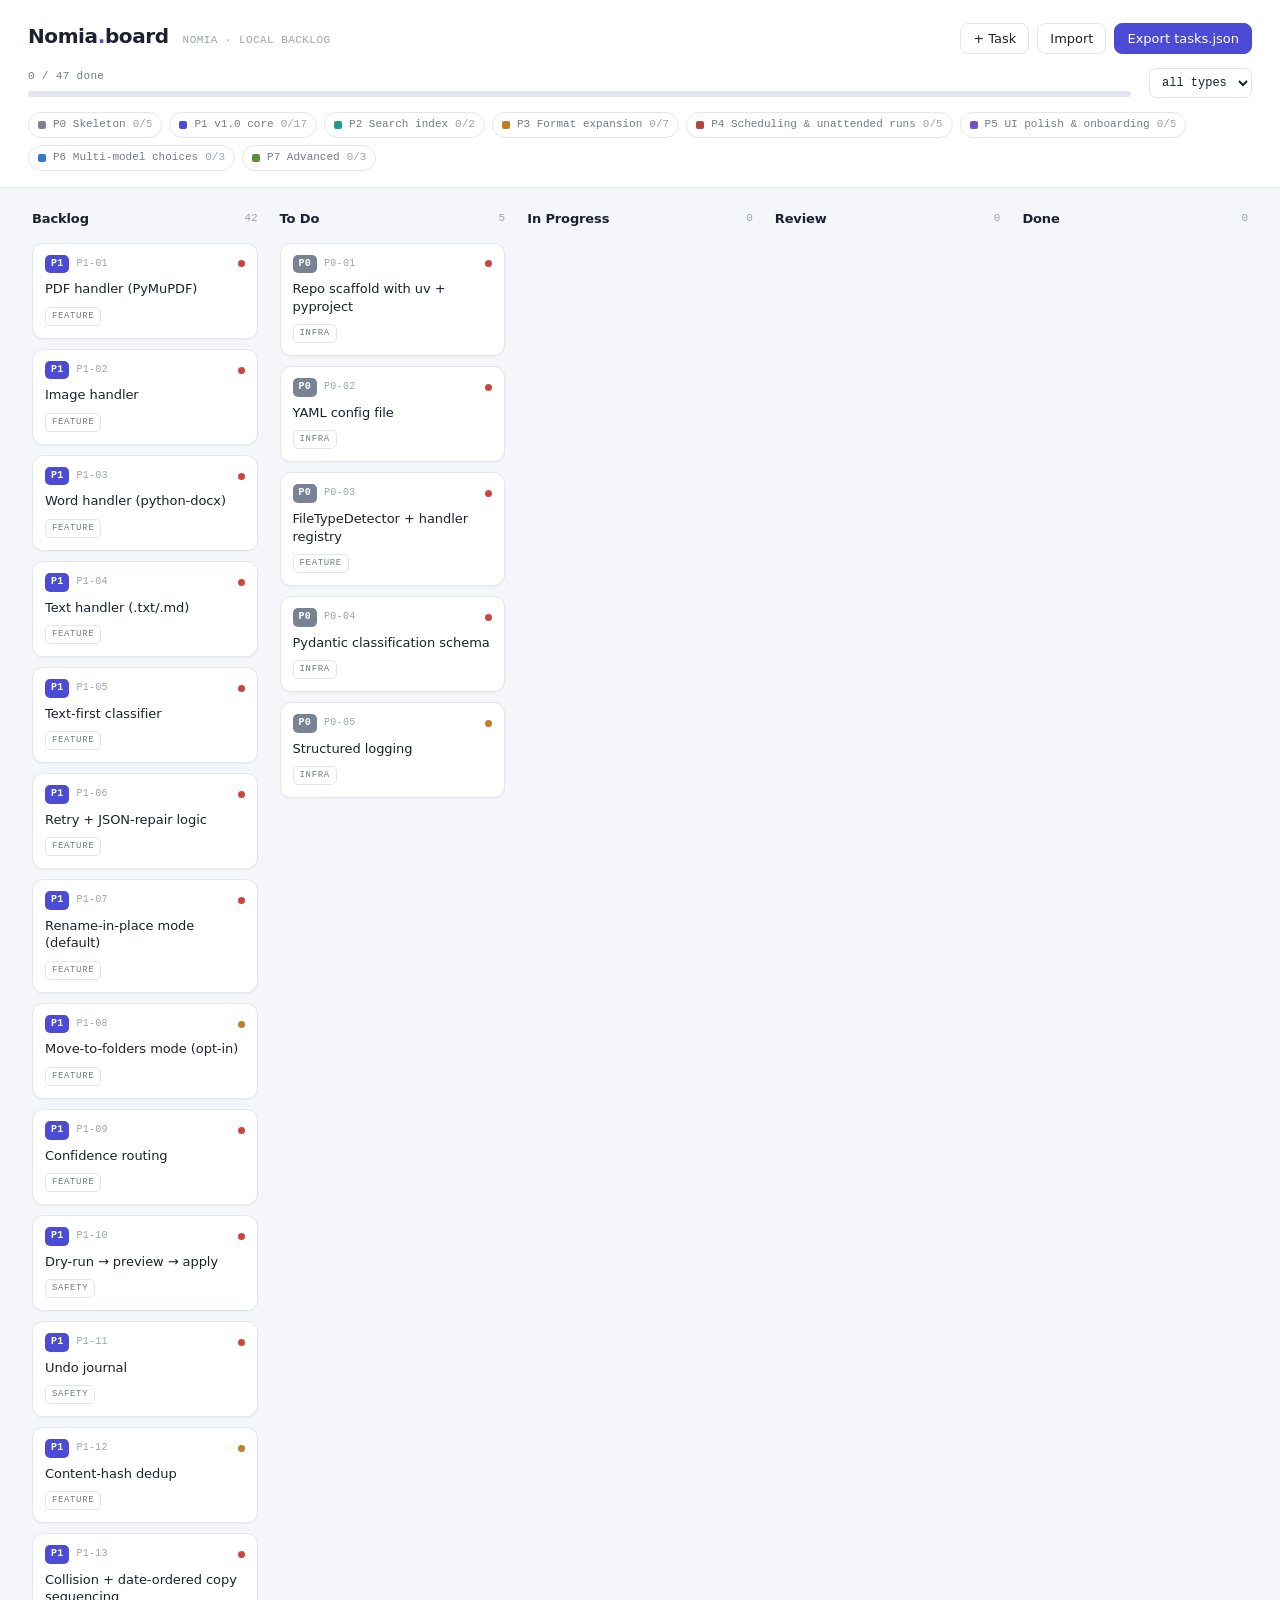
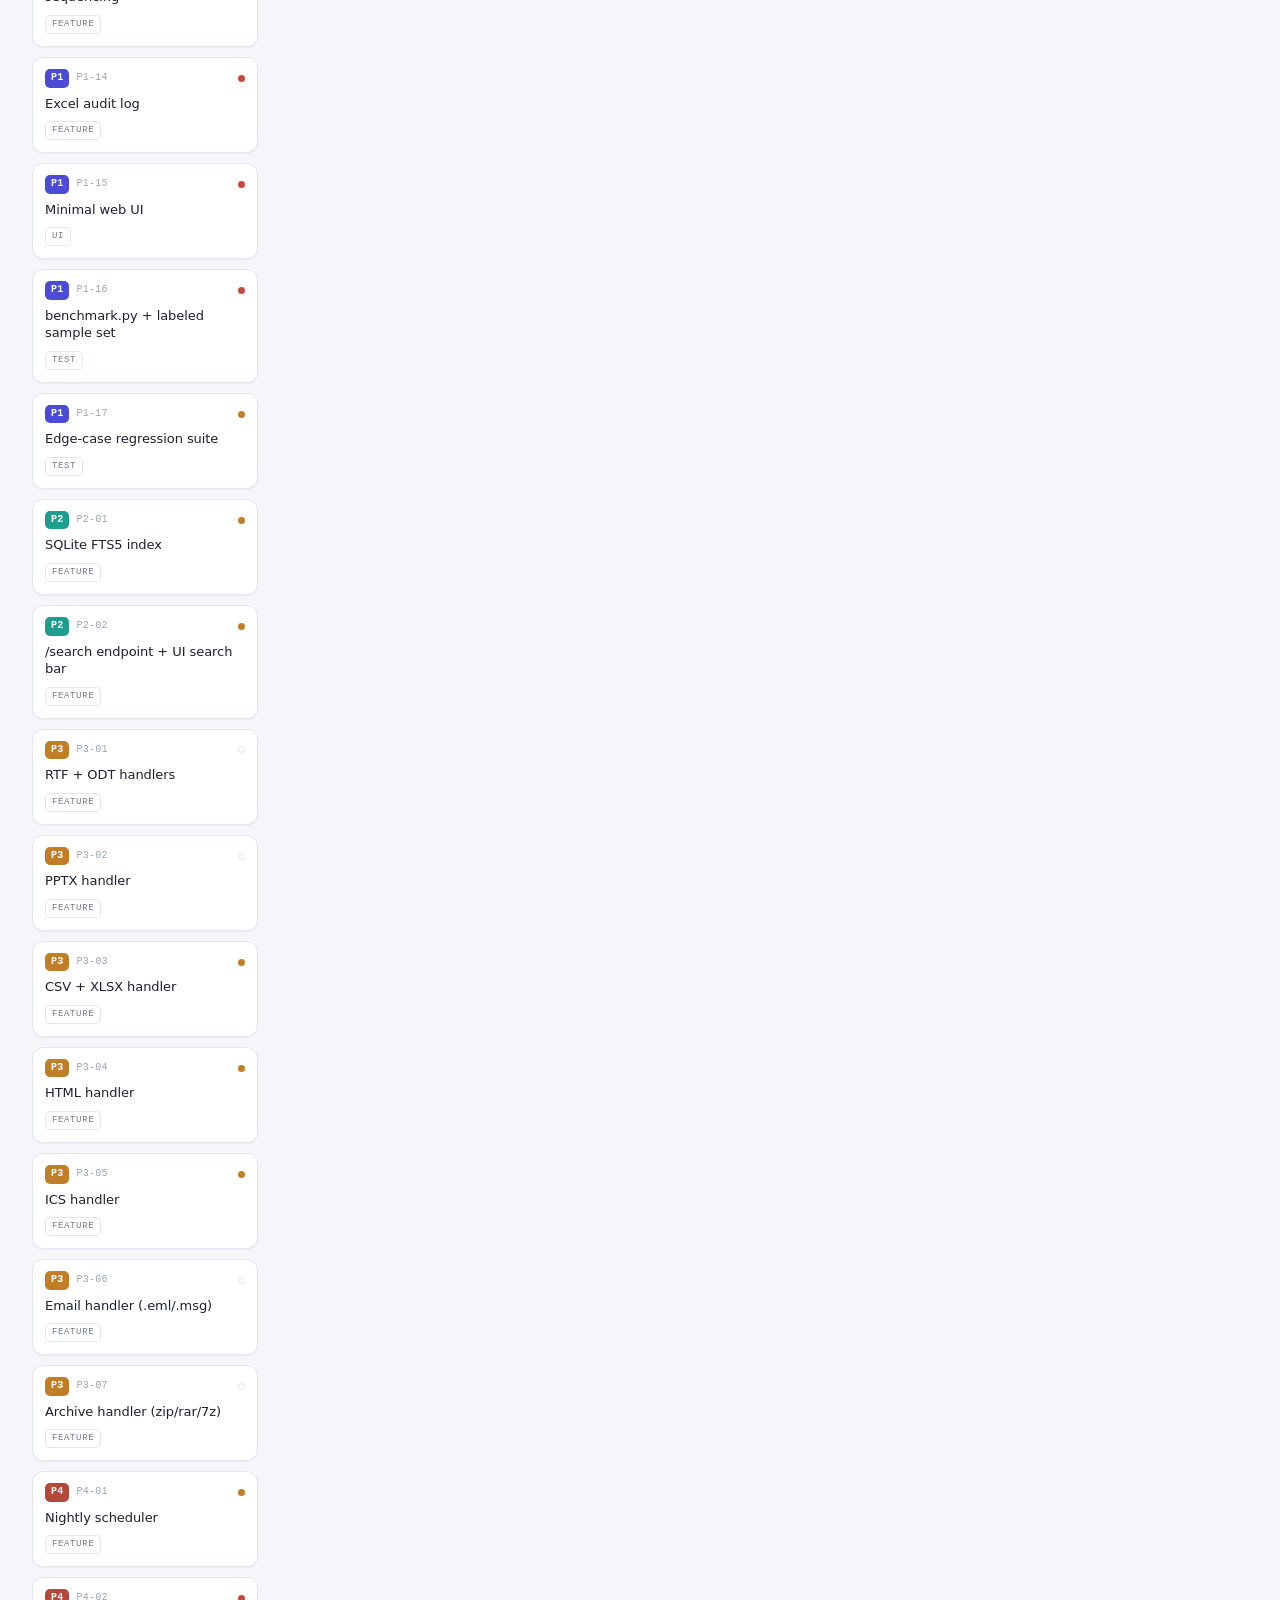
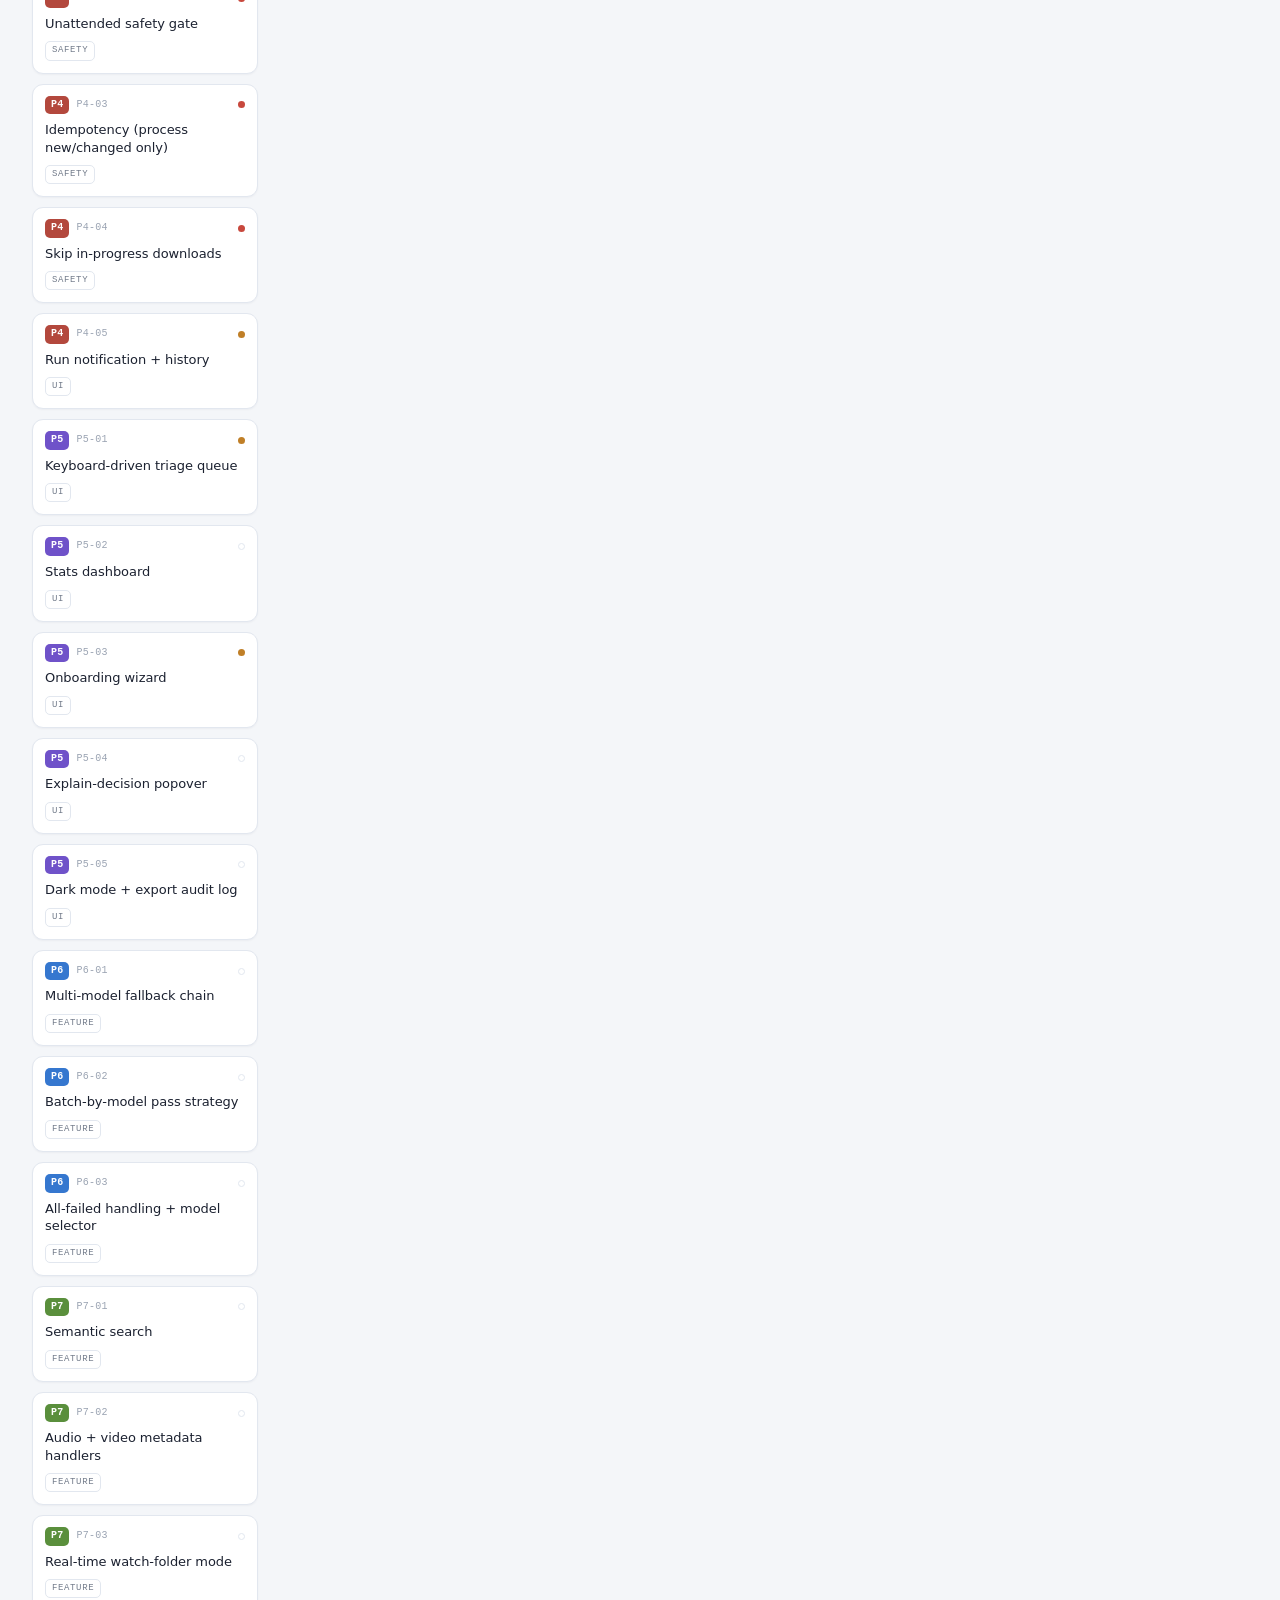
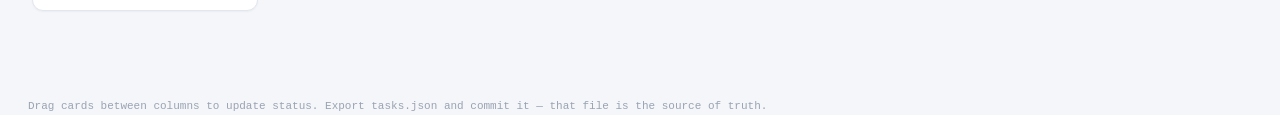
<file: board.html>
<!DOCTYPE html>
<html lang="en">
<head>
<meta charset="UTF-8">
<meta name="viewport" content="width=device-width, initial-scale=1.0">
<title>Nomia · Board</title>
<style>
  :root{
    --ink:#1b2130; --paper:#f4f6f9; --panel:#ffffff; --rule:#e2e7ef;
    --muted:#727b8a; --faint:#9aa3b2; --accent:#4b4bd6; --accent-soft:#ececfb;
    --p0:#7a8393; --p1:#4b4bd6; --p2:#1f9e8f; --p3:#c07f27; --p4:#b3483d;
    --p5:#6f52c9; --p6:#3577cf; --p7:#5a8f3c;
    --hi:#c8483d; --med:#c07f27;
    --mono:ui-monospace,"SF Mono",Menlo,Consolas,monospace;
    --sans:ui-sans-serif,system-ui,-apple-system,"Segoe UI",sans-serif;
  }
  *{box-sizing:border-box}
  html,body{margin:0}
  body{
    font-family:var(--sans); color:var(--ink); background:var(--paper);
    -webkit-font-smoothing:antialiased; line-height:1.45;
  }
  header{
    padding:22px 28px 16px; border-bottom:1px solid var(--rule); background:var(--panel);
    position:sticky; top:0; z-index:20;
  }
  .titlerow{display:flex; align-items:baseline; gap:14px; flex-wrap:wrap}
  h1{font-size:20px; font-weight:640; letter-spacing:-.02em; margin:0}
  h1 .dot{color:var(--accent)}
  .sub{font-family:var(--mono); font-size:11px; color:var(--faint); letter-spacing:.04em; text-transform:uppercase}
  .spacer{flex:1}
  .actions{display:flex; gap:8px}
  button{
    font-family:var(--sans); font-size:13px; font-weight:520; color:var(--ink);
    background:var(--panel); border:1px solid var(--rule); border-radius:8px;
    padding:7px 12px; cursor:pointer; transition:border-color .15s, background .15s;
  }
  button:hover{border-color:var(--accent)}
  button.primary{background:var(--accent); color:#fff; border-color:var(--accent)}
  button.primary:hover{filter:brightness(1.06)}
  button:focus-visible, .card:focus-visible{outline:2px solid var(--accent); outline-offset:2px}

  .meta{display:flex; align-items:center; gap:18px; margin-top:14px; flex-wrap:wrap}
  .progress{flex:1; min-width:220px}
  .bar{height:6px; border-radius:99px; background:var(--rule); overflow:hidden}
  .bar > i{display:block; height:100%; background:var(--accent); width:0; transition:width .4s ease}
  .progress .lbl{font-family:var(--mono); font-size:11px; color:var(--muted); margin-bottom:6px; letter-spacing:.03em}
  .filters{display:flex; gap:10px; align-items:center}
  select{
    font-family:var(--mono); font-size:12px; color:var(--ink); background:var(--panel);
    border:1px solid var(--rule); border-radius:7px; padding:6px 8px; cursor:pointer;
  }

  .phases{display:flex; gap:7px; margin-top:14px; flex-wrap:wrap}
  .phasechip{
    font-family:var(--mono); font-size:11px; padding:4px 9px; border-radius:99px;
    border:1px solid var(--rule); color:var(--muted); background:var(--panel); cursor:pointer;
    display:flex; align-items:center; gap:7px; user-select:none;
  }
  .phasechip .swatch{width:8px; height:8px; border-radius:2px}
  .phasechip.active{border-color:var(--ink); color:var(--ink)}
  .phasechip .cnt{color:var(--faint)}

  main{padding:20px 28px 60px}
  .board{display:grid; grid-template-columns:repeat(5,minmax(210px,1fr)); gap:14px; align-items:start}
  @media(max-width:1080px){ .board{grid-auto-flow:column; grid-template-columns:none; grid-auto-columns:78vw; overflow-x:auto; scroll-snap-type:x proximity} .col{scroll-snap-align:start} }
  .col{background:transparent}
  .colhead{
    display:flex; align-items:center; justify-content:space-between; padding:2px 4px 10px;
    position:sticky; top:0;
  }
  .colhead .name{font-size:13px; font-weight:620; letter-spacing:-.01em}
  .colhead .n{font-family:var(--mono); font-size:11px; color:var(--faint)}
  .drop{min-height:60px; border-radius:12px; padding:4px; transition:background .15s}
  .drop.over{background:var(--accent-soft)}

  .card{
    background:var(--panel); border:1px solid var(--rule); border-radius:11px;
    padding:11px 12px 12px; margin-bottom:10px; cursor:grab;
    box-shadow:0 1px 2px rgba(27,33,48,.04); transition:box-shadow .15s, transform .05s, border-color .15s;
  }
  .card:hover{box-shadow:0 4px 14px rgba(27,33,48,.08); border-color:#d3d9e3}
  .card:active{cursor:grabbing}
  .card.dragging{opacity:.45}
  .card .toprow{display:flex; align-items:center; gap:7px; margin-bottom:7px}
  .pbadge{font-family:var(--mono); font-size:10px; font-weight:600; color:#fff; padding:2px 6px; border-radius:5px; letter-spacing:.02em}
  .idtag{font-family:var(--mono); font-size:10px; color:var(--faint); letter-spacing:.03em}
  .prio{width:7px; height:7px; border-radius:99px; margin-left:auto; flex:none}
  .prio.high{background:var(--hi)} .prio.med{background:var(--med)} .prio.low{background:transparent; border:1px solid var(--rule)}
  .card .ttl{font-size:13px; font-weight:520; letter-spacing:-.005em; line-height:1.35}
  .card .typetag{
    display:inline-block; margin-top:9px; font-family:var(--mono); font-size:9px; text-transform:uppercase;
    letter-spacing:.07em; color:var(--muted); border:1px solid var(--rule); border-radius:5px; padding:2px 6px;
  }

  /* modal */
  .scrim{position:fixed; inset:0; background:rgba(27,33,48,.42); display:none; align-items:center; justify-content:center; z-index:50; padding:20px}
  .scrim.show{display:flex}
  .modal{background:var(--panel); border-radius:16px; width:min(520px,100%); padding:24px; box-shadow:0 24px 60px rgba(27,33,48,.28)}
  .modal h2{font-size:16px; margin:0 0 4px}
  .modal .mid{font-family:var(--mono); font-size:11px; color:var(--faint); margin-bottom:18px}
  .field{margin-bottom:14px}
  .field label{display:block; font-family:var(--mono); font-size:10px; text-transform:uppercase; letter-spacing:.06em; color:var(--muted); margin-bottom:5px}
  .field input, .field textarea, .field select{width:100%; font-family:var(--sans); font-size:13px; color:var(--ink); border:1px solid var(--rule); border-radius:8px; padding:9px 10px; background:var(--paper)}
  .field textarea{resize:vertical; min-height:64px}
  .grid2{display:grid; grid-template-columns:1fr 1fr; gap:12px}
  .modal .foot{display:flex; gap:8px; margin-top:20px}
  .modal .foot .spacer{flex:1}
  button.ghostdanger{color:var(--hi); border-color:transparent}
  button.ghostdanger:hover{border-color:var(--hi)}
  .hint{font-family:var(--mono); font-size:11px; color:var(--faint); padding:14px 28px 0}
</style>
</head>
<body>
<header>
  <div class="titlerow">
    <h1>Nomia<span class="dot">.</span>board</h1>
    <span class="sub" id="proj-sub">local backlog</span>
    <div class="spacer"></div>
    <div class="actions">
      <button onclick="addTask()">+ Task</button>
      <button onclick="importJSON()">Import</button>
      <button class="primary" onclick="exportJSON()">Export tasks.json</button>
    </div>
  </div>
  <div class="meta">
    <div class="progress">
      <div class="lbl" id="prog-lbl">0 / 0 done</div>
      <div class="bar"><i id="prog-bar"></i></div>
    </div>
    <div class="filters">
      <select id="f-type" onchange="render()">
        <option value="">all types</option>
        <option value="feature">feature</option>
        <option value="infra">infra</option>
        <option value="ui">ui</option>
        <option value="safety">safety</option>
        <option value="test">test</option>
      </select>
    </div>
  </div>
  <div class="phases" id="phases"></div>
</header>

<main>
  <div class="board" id="board"></div>
</main>
<div class="hint">Drag cards between columns to update status. Export <span style="font-family:var(--mono)">tasks.json</span> and commit it — that file is the source of truth.</div>

<input type="file" id="filein" accept="application/json" style="display:none">

<div class="scrim" id="scrim">
  <div class="modal">
    <h2 id="m-title">Task</h2>
    <div class="mid" id="m-id"></div>
    <div class="field"><label>Title</label><input id="m-ttl"></div>
    <div class="field"><label>Description</label><textarea id="m-desc"></textarea></div>
    <div class="grid2">
      <div class="field"><label>Phase</label><select id="m-phase"></select></div>
      <div class="field"><label>Status</label><select id="m-status"></select></div>
    </div>
    <div class="grid2">
      <div class="field"><label>Type</label>
        <select id="m-type"><option>feature</option><option>infra</option><option>ui</option><option>safety</option><option>test</option></select>
      </div>
      <div class="field"><label>Priority</label>
        <select id="m-prio"><option>high</option><option>med</option><option>low</option></select>
      </div>
    </div>
    <div class="foot">
      <button class="ghostdanger" id="m-del" onclick="deleteTask()">Delete</button>
      <div class="spacer"></div>
      <button onclick="closeModal()">Cancel</button>
      <button class="primary" onclick="saveTask()">Save</button>
    </div>
  </div>
</div>

<script>
const SEED = {
  "project":"Nomia","updated":"2026-07-21",
  "columns":["Backlog","To Do","In Progress","Review","Done"],
  "phases":{"0":"Skeleton","1":"v1.0 core","2":"Search index","3":"Format expansion","4":"Scheduling & unattended runs","5":"UI polish & onboarding","6":"Multi-model choices","7":"Advanced"},
  "tasks":[
    {"id":"P0-01","title":"Repo scaffold with uv + pyproject","phase":0,"type":"infra","status":"To Do","priority":"high","desc":"Package layout, dependencies, .gitignore, MIT license, docs/ for logo."},
    {"id":"P0-02","title":"YAML config file","phase":0,"type":"infra","status":"To Do","priority":"high","desc":"Single source of truth for monitored folders, categories, naming templates, thresholds, schedule."},
    {"id":"P0-03","title":"FileTypeDetector + handler registry","phase":0,"type":"feature","status":"To Do","priority":"high","desc":"Detect real type via magic bytes (not just extension), reconcile with extension, dispatch to a registered handler. Strategy pattern."},
    {"id":"P0-04","title":"Pydantic classification schema","phase":0,"type":"infra","status":"To Do","priority":"high","desc":"category, subcategory?, description, reason, confidence. Enforced on every model response."},
    {"id":"P0-05","title":"Structured logging","phase":0,"type":"infra","status":"To Do","priority":"med","desc":"Per-file, per-run logging that the audit report and run history both draw from."},
    {"id":"P1-01","title":"PDF handler (PyMuPDF)","phase":1,"type":"feature","status":"Backlog","priority":"high","desc":"First-page text; if no text layer, render page 1 to image for vision."},
    {"id":"P1-02","title":"Image handler","phase":1,"type":"feature","status":"Backlog","priority":"high","desc":"jpg/png/webp/heic/tiff/bmp/gif; pillow-heif; respect EXIF orientation."},
    {"id":"P1-03","title":"Word handler (python-docx)","phase":1,"type":"feature","status":"Backlog","priority":"high","desc":"Extract text from .docx."},
    {"id":"P1-04","title":"Text handler (.txt/.md)","phase":1,"type":"feature","status":"Backlog","priority":"high","desc":"Read text directly."},
    {"id":"P1-05","title":"Text-first classifier","phase":1,"type":"feature","status":"Backlog","priority":"high","desc":"Send text when available, image only when not. One vision-capable LLM handling both; temperature 0."},
    {"id":"P1-06","title":"Retry + JSON-repair logic","phase":1,"type":"feature","status":"Backlog","priority":"high","desc":"Retry transient errors with backoff; one repair reprompt before counting a hard fail."},
    {"id":"P1-07","title":"Rename-in-place mode (default)","phase":1,"type":"feature","status":"Backlog","priority":"high","desc":"File stays put, just gets a better name. The safe default."},
    {"id":"P1-08","title":"Move-to-folders mode (opt-in)","phase":1,"type":"feature","status":"Backlog","priority":"med","desc":"Sort into the editable category tree at a destination path."},
    {"id":"P1-09","title":"Confidence routing","phase":1,"type":"feature","status":"Backlog","priority":"high","desc":"auto / review / unsorted by configurable thresholds."},
    {"id":"P1-10","title":"Dry-run \u2192 preview \u2192 apply","phase":1,"type":"safety","status":"Backlog","priority":"high","desc":"Nothing touches disk until confirmed."},
    {"id":"P1-11","title":"Undo journal","phase":1,"type":"safety","status":"Backlog","priority":"high","desc":"Full batch rollback of any applied run."},
    {"id":"P1-12","title":"Content-hash dedup","phase":1,"type":"feature","status":"Backlog","priority":"med","desc":"SHA-256; keep one, log the rest as duplicates."},
    {"id":"P1-13","title":"Collision + date-ordered copy sequencing","phase":1,"type":"feature","status":"Backlog","priority":"high","desc":"Group copies, sort by creation date ascending, assign stable sequential index. Never overwrite, never random suffix."},
    {"id":"P1-14","title":"Excel audit log","phase":1,"type":"feature","status":"Backlog","priority":"high","desc":"Row per file: original, new name, category, reason, confidence, model, destination, action."},
    {"id":"P1-15","title":"Minimal web UI","phase":1,"type":"ui","status":"Backlog","priority":"high","desc":"Pick folders, mode, category tree, naming template + live preview, review/apply, undo."},
    {"id":"P1-16","title":"benchmark.py + labeled sample set","phase":1,"type":"test","status":"Backlog","priority":"high","desc":"Accuracy per category and per format, reproducible. The honest README number."},
    {"id":"P1-17","title":"Edge-case regression suite","phase":1,"type":"test","status":"Backlog","priority":"med","desc":"Colon/illegal names, HEIC, encrypted/zero-byte PDF, unicode, mislabeled extensions, duplicate ordering."},
    {"id":"P2-01","title":"SQLite FTS5 index","phase":2,"type":"feature","status":"Backlog","priority":"med","desc":"Keyword search over name/description/text/category, hash-keyed so it survives moves."},
    {"id":"P2-02","title":"/search endpoint + UI search bar","phase":2,"type":"feature","status":"Backlog","priority":"med","desc":"BM25 ranking, snippet previews, thumbnails."},
    {"id":"P3-01","title":"RTF + ODT handlers","phase":3,"type":"feature","status":"Backlog","priority":"low","desc":"striprtf / odfpy \u2192 text."},
    {"id":"P3-02","title":"PPTX handler","phase":3,"type":"feature","status":"Backlog","priority":"low","desc":"python-pptx \u2192 slide text."},
    {"id":"P3-03","title":"CSV + XLSX handler","phase":3,"type":"feature","status":"Backlog","priority":"med","desc":"Headers + first rows / sheet names \u2192 text."},
    {"id":"P3-04","title":"HTML handler","phase":3,"type":"feature","status":"Backlog","priority":"med","desc":"Title + text extraction."},
    {"id":"P3-05","title":"ICS handler","phase":3,"type":"feature","status":"Backlog","priority":"med","desc":"icalendar \u2192 SUMMARY + DTSTART \u2192 date_event-title.ics. Commonly misnamed."},
    {"id":"P3-06","title":"Email handler (.eml/.msg)","phase":3,"type":"feature","status":"Backlog","priority":"low","desc":"Subject + sender + date \u2192 text."},
    {"id":"P3-07","title":"Archive handler (zip/rar/7z)","phase":3,"type":"feature","status":"Backlog","priority":"low","desc":"Peek at the file list, classify by contents. Never extract."},
    {"id":"P4-01","title":"Nightly scheduler","phase":4,"type":"feature","status":"Backlog","priority":"med","desc":"launchd (macOS) / cron / Task Scheduler over Downloads + Desktop; optional extra folders."},
    {"id":"P4-02","title":"Unattended safety gate","phase":4,"type":"safety","status":"Backlog","priority":"high","desc":"Auto-act only above confidence gate; quarantine the rest. No guessing when no human is watching."},
    {"id":"P4-03","title":"Idempotency (process new/changed only)","phase":4,"type":"safety","status":"Backlog","priority":"high","desc":"Use the index so nightly runs don't re-classify the whole folder."},
    {"id":"P4-04","title":"Skip in-progress downloads","phase":4,"type":"safety","status":"Backlog","priority":"high","desc":"Ignore .crdownload/.part/.download and very-recently-modified files."},
    {"id":"P4-05","title":"Run notification + history","phase":4,"type":"ui","status":"Backlog","priority":"med","desc":"Post-run summary notification and an activity feed in the UI."},
    {"id":"P5-01","title":"Keyboard-driven triage queue","phase":5,"type":"ui","status":"Backlog","priority":"med","desc":"Fast review of uncertain files; accept/edit/skip via keys."},
    {"id":"P5-02","title":"Stats dashboard","phase":5,"type":"ui","status":"Backlog","priority":"low","desc":"Files organized, category distribution, time saved. Portfolio-worthy screenshot."},
    {"id":"P5-03","title":"Onboarding wizard","phase":5,"type":"ui","status":"Backlog","priority":"med","desc":"Pick folders \u2192 pick categories \u2192 done. Beats the non-technical install pain."},
    {"id":"P5-04","title":"Explain-decision popover","phase":5,"type":"ui","status":"Backlog","priority":"low","desc":"Show the model's reason and which model answered."},
    {"id":"P5-05","title":"Dark mode + export audit log","phase":5,"type":"ui","status":"Backlog","priority":"low","desc":"Apple-clean dark theme; export audit log to Excel/CSV."},
    {"id":"P6-01","title":"Multi-model fallback chain","phase":6,"type":"feature","status":"Backlog","priority":"low","desc":"Vendor-diverse chain (Qwen2.5-VL \u2192 Llama3.2-Vision \u2192 Gemma), soft/hard escalation."},
    {"id":"P6-02","title":"Batch-by-model pass strategy","phase":6,"type":"feature","status":"Backlog","priority":"low","desc":"Run all files through model A, then only failures through B, then C. Avoids load thrash."},
    {"id":"P6-03","title":"All-failed handling + model selector","phase":6,"type":"feature","status":"Backlog","priority":"low","desc":"Non-vision fallback signals; optional single cloud call; model picker in UI."},
    {"id":"P7-01","title":"Semantic search","phase":7,"type":"feature","status":"Backlog","priority":"low","desc":"nomic-embed-text + sqlite-vec on the same DB."},
    {"id":"P7-02","title":"Audio + video metadata handlers","phase":7,"type":"feature","status":"Backlog","priority":"low","desc":"ID3/Vorbis tags; screen recordings sample a frame to vision."},
    {"id":"P7-03","title":"Real-time watch-folder mode","phase":7,"type":"feature","status":"Backlog","priority":"low","desc":"watchdog-based live organizing as an alternative to nightly batch."}
  ]
};

let DATA = JSON.parse(JSON.stringify(SEED));
let phaseFilter = null;
let editingId = null;
const pcolor = p => getComputedStyle(document.documentElement).getPropertyValue('--p'+p).trim();

function visible(){
  const tf = document.getElementById('f-type').value;
  return DATA.tasks.filter(t =>
    (phaseFilter===null || t.phase===phaseFilter) &&
    (!tf || t.type===tf));
}

function render(){
  document.getElementById('proj-sub').textContent = DATA.project.toLowerCase()+' · local backlog';
  // phases strip
  const pc = document.getElementById('phases'); pc.innerHTML='';
  Object.keys(DATA.phases).forEach(p=>{
    const total = DATA.tasks.filter(t=>t.phase==+p).length;
    const done = DATA.tasks.filter(t=>t.phase==+p && t.status==='Done').length;
    const chip = document.createElement('div');
    chip.className='phasechip'+(phaseFilter==+p?' active':'');
    chip.innerHTML=`<span class="swatch" style="background:${pcolor(p)}"></span>P${p} ${DATA.phases[p]} <span class="cnt">${done}/${total}</span>`;
    chip.onclick=()=>{ phaseFilter = (phaseFilter==+p?null:+p); render(); };
    pc.appendChild(chip);
  });
  // progress
  const all = DATA.tasks.length, dn = DATA.tasks.filter(t=>t.status==='Done').length;
  document.getElementById('prog-lbl').textContent = `${dn} / ${all} done`;
  document.getElementById('prog-bar').style.width = all? (dn/all*100)+'%':'0';
  // board
  const b = document.getElementById('board'); b.innerHTML='';
  const vis = visible();
  DATA.columns.forEach(col=>{
    const items = vis.filter(t=>t.status===col);
    const wrap = document.createElement('div'); wrap.className='col';
    wrap.innerHTML = `<div class="colhead"><span class="name">${col}</span><span class="n">${items.length}</span></div>`;
    const drop = document.createElement('div'); drop.className='drop'; drop.dataset.col=col;
    drop.addEventListener('dragover', e=>{e.preventDefault(); drop.classList.add('over');});
    drop.addEventListener('dragleave', ()=>drop.classList.remove('over'));
    drop.addEventListener('drop', e=>{
      e.preventDefault(); drop.classList.remove('over');
      const id=e.dataTransfer.getData('text/plain');
      const t=DATA.tasks.find(x=>x.id===id); if(t){ t.status=col; render(); }
    });
    items.forEach(t=>drop.appendChild(cardEl(t)));
    wrap.appendChild(drop); b.appendChild(wrap);
  });
}

function cardEl(t){
  const c=document.createElement('div'); c.className='card'; c.draggable=true; c.tabIndex=0;
  c.innerHTML=`<div class="toprow">
      <span class="pbadge" style="background:${pcolor(t.phase)}">P${t.phase}</span>
      <span class="idtag">${t.id}</span>
      <span class="prio ${t.priority}" title="${t.priority} priority"></span>
    </div>
    <div class="ttl">${esc(t.title)}</div>
    <span class="typetag">${t.type}</span>`;
  c.addEventListener('dragstart', e=>{ e.dataTransfer.setData('text/plain',t.id); c.classList.add('dragging'); });
  c.addEventListener('dragend', ()=>c.classList.remove('dragging'));
  c.addEventListener('click', ()=>openModal(t.id));
  c.addEventListener('keydown', e=>{ if(e.key==='Enter') openModal(t.id); });
  return c;
}
const esc = s => s.replace(/[&<>]/g,m=>({'&':'&amp;','<':'&lt;','>':'&gt;'}[m]));

// ---- modal ----
function fillSelect(id, opts, val){
  const s=document.getElementById(id); s.innerHTML='';
  opts.forEach(o=>{ const el=document.createElement('option'); el.value=o.v??o; el.textContent=o.t??o; s.appendChild(el); });
  s.value=val;
}
function openModal(id){
  const t=DATA.tasks.find(x=>x.id===id); editingId=id;
  document.getElementById('m-title').textContent='Edit task';
  document.getElementById('m-id').textContent=t.id;
  document.getElementById('m-ttl').value=t.title;
  document.getElementById('m-desc').value=t.desc||'';
  fillSelect('m-phase', Object.keys(DATA.phases).map(p=>({v:p,t:`P${p} · ${DATA.phases[p]}`})), String(t.phase));
  fillSelect('m-status', DATA.columns, t.status);
  document.getElementById('m-type').value=t.type;
  document.getElementById('m-prio').value=t.priority;
  document.getElementById('m-del').style.display='';
  document.getElementById('scrim').classList.add('show');
}
function addTask(){
  editingId=null;
  const n = DATA.tasks.length+1;
  document.getElementById('m-title').textContent='New task';
  document.getElementById('m-id').textContent='auto id on save';
  document.getElementById('m-ttl').value='';
  document.getElementById('m-desc').value='';
  fillSelect('m-phase', Object.keys(DATA.phases).map(p=>({v:p,t:`P${p} · ${DATA.phases[p]}`})), phaseFilter!==null?String(phaseFilter):'1');
  fillSelect('m-status', DATA.columns, 'Backlog');
  document.getElementById('m-type').value='feature';
  document.getElementById('m-prio').value='med';
  document.getElementById('m-del').style.display='none';
  document.getElementById('scrim').classList.add('show');
}
function saveTask(){
  const phase=+document.getElementById('m-phase').value;
  const patch={
    title:document.getElementById('m-ttl').value.trim()||'Untitled',
    desc:document.getElementById('m-desc').value.trim(),
    phase, type:document.getElementById('m-type').value,
    status:document.getElementById('m-status').value,
    priority:document.getElementById('m-prio').value
  };
  if(editingId){ Object.assign(DATA.tasks.find(x=>x.id===editingId), patch); }
  else {
    const same=DATA.tasks.filter(t=>t.phase===phase).length+1;
    patch.id=`P${phase}-${String(same).padStart(2,'0')}`;
    DATA.tasks.push(patch);
  }
  closeModal(); render();
}
function deleteTask(){ if(editingId){ DATA.tasks=DATA.tasks.filter(x=>x.id!==editingId); closeModal(); render(); } }
function closeModal(){ document.getElementById('scrim').classList.remove('show'); }
document.getElementById('scrim').addEventListener('click', e=>{ if(e.target.id==='scrim') closeModal(); });
document.addEventListener('keydown', e=>{ if(e.key==='Escape') closeModal(); });

// ---- import / export ----
function exportJSON(){
  DATA.updated=new Date().toISOString().slice(0,10);
  const blob=new Blob([JSON.stringify(DATA,null,2)],{type:'application/json'});
  const a=document.createElement('a'); a.href=URL.createObjectURL(blob); a.download='tasks.json'; a.click();
  URL.revokeObjectURL(a.href);
}
function importJSON(){ document.getElementById('filein').click(); }
document.getElementById('filein').addEventListener('change', e=>{
  const f=e.target.files[0]; if(!f) return;
  const r=new FileReader();
  r.onload=()=>{ try{ const d=JSON.parse(r.result); if(d.tasks&&d.columns){ DATA=d; phaseFilter=null; render(); } else alert('Not a valid tasks.json'); }catch{ alert('Could not parse JSON'); } };
  r.readAsText(f); e.target.value='';
});

render();
</script>
</body>
</html>
</file>
